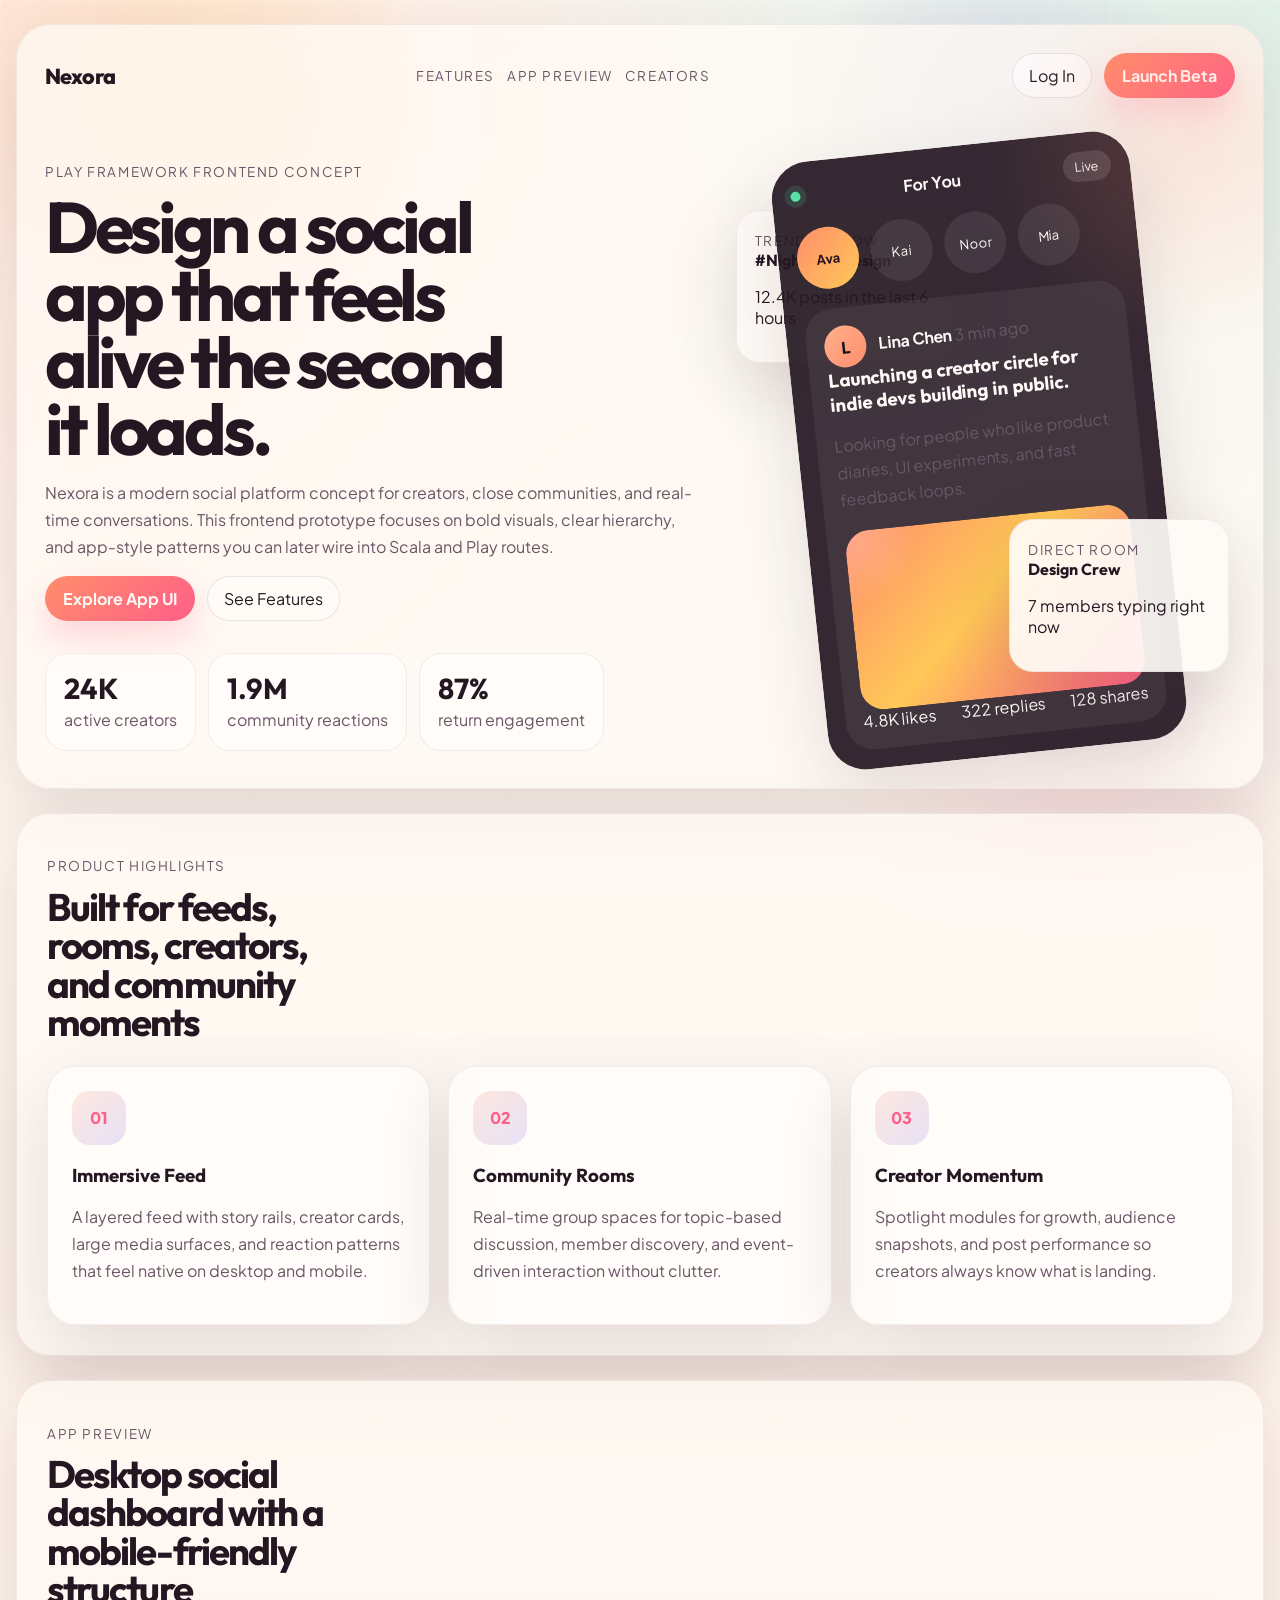
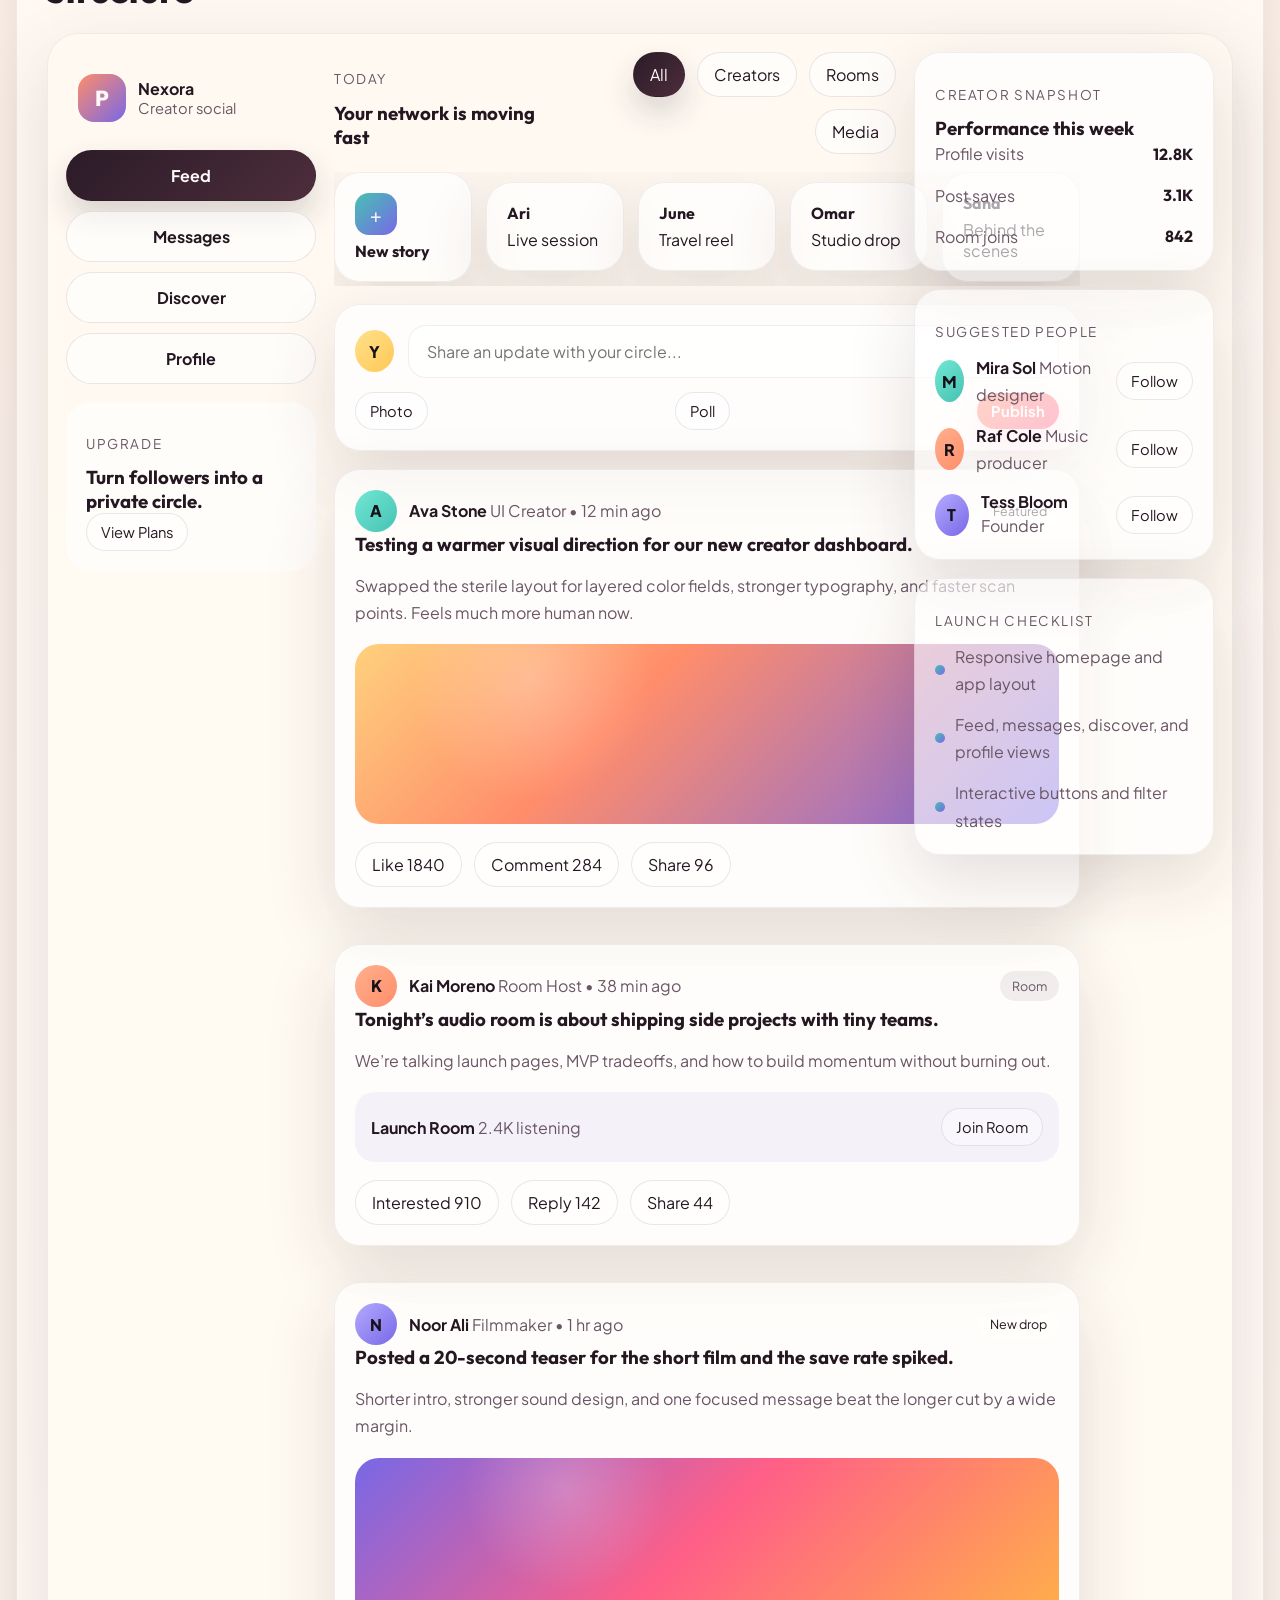
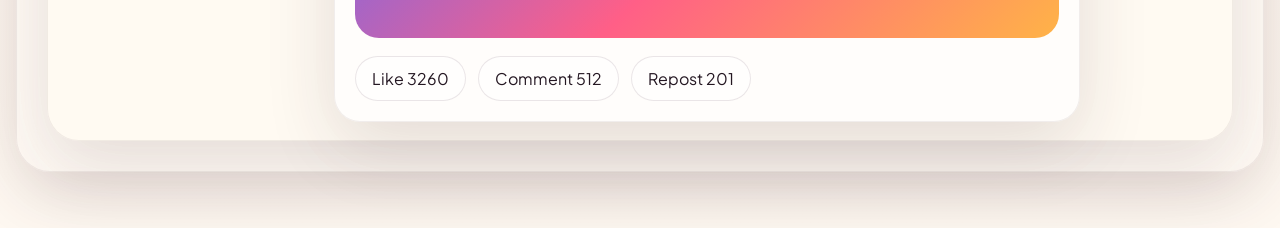
<file: Nexora-updated-frontend/index.html>
<!DOCTYPE html>
<html lang="en">
  <head>
    <meta charset="UTF-8" />
    <meta name="viewport" content="width=device-width, initial-scale=1.0" />
    <title>Nexora | Social Media App UI</title>
    <link rel="preconnect" href="https://fonts.googleapis.com" />
    <link rel="preconnect" href="https://fonts.gstatic.com" crossorigin />
    <link
      href="https://fonts.googleapis.com/css2?family=Outfit:wght@400;500;600;700;800&family=Plus+Jakarta+Sans:wght@400;500;600;700&display=swap"
      rel="stylesheet"
    />
    <link rel="stylesheet" href="./styles.css" />
  </head>
  <body>
    <div class="site-bg"></div>

    <div class="page-shell">
      <header class="hero">
        <nav class="topbar">
          <a class="brand" href="#app">Nexora</a>

          <div class="topbar-links">
            <a href="#features">Features</a>
            <a href="#app">App Preview</a>
            <a href="#creator">Creators</a>
          </div>

          <div class="topbar-actions">
            <button class="ghost-button" type="button">Log In</button>
            <button class="primary-button" type="button">Launch Beta</button>
          </div>
        </nav>

        <section class="hero-grid">
          <div class="hero-copy">
            <p class="eyebrow">Play Framework Frontend Concept</p>
            <h1>Design a social app that feels alive the second it loads.</h1>
            <p class="hero-text">
              Nexora is a modern social platform concept for creators, close
              communities, and real-time conversations. This frontend prototype
              focuses on bold visuals, clear hierarchy, and app-style patterns
              you can later wire into Scala and Play routes.
            </p>

            <div class="hero-actions">
              <a class="primary-button" href="#app">Explore App UI</a>
              <a class="secondary-button" href="#features">See Features</a>
            </div>

            <div class="hero-metrics">
              <article>
                <strong>24K</strong>
                <span>active creators</span>
              </article>
              <article>
                <strong>1.9M</strong>
                <span>community reactions</span>
              </article>
              <article>
                <strong>87%</strong>
                <span>return engagement</span>
              </article>
            </div>
          </div>

          <div class="hero-preview">
            <div class="floating-card trend-card">
              <span class="tiny-label">Trending now</span>
              <strong>#NightShiftDesign</strong>
              <p>12.4K posts in the last 6 hours</p>
            </div>

            <div class="phone-frame">
              <div class="phone-top">
                <span class="status-dot online"></span>
                <strong>For You</strong>
                <span class="tiny-pill">Live</span>
              </div>

              <div class="story-row">
                <div class="story active">Ava</div>
                <div class="story">Kai</div>
                <div class="story">Noor</div>
                <div class="story">Mia</div>
              </div>

              <article class="phone-post">
                <div class="post-author">
                  <div class="avatar coral">L</div>
                  <div>
                    <strong>Lina Chen</strong>
                    <span>3 min ago</span>
                  </div>
                </div>

                <h3>Launching a creator circle for indie devs building in public.</h3>
                <p>
                  Looking for people who like product diaries, UI experiments,
                  and fast feedback loops.
                </p>

                <div class="post-art gradient-card sunrise"></div>

                <div class="post-stats">
                  <span>4.8K likes</span>
                  <span>322 replies</span>
                  <span>128 shares</span>
                </div>
              </article>
            </div>

            <div class="floating-card chat-card">
              <span class="tiny-label">Direct room</span>
              <strong>Design Crew</strong>
              <p>7 members typing right now</p>
            </div>
          </div>
        </section>
      </header>

      <main>
        <section class="feature-section" id="features">
          <div class="section-heading">
            <p class="eyebrow">Product Highlights</p>
            <h2>Built for feeds, rooms, creators, and community moments</h2>
          </div>

          <div class="feature-grid">
            <article class="feature-card">
              <span class="feature-icon">01</span>
              <h3>Immersive Feed</h3>
              <p>
                A layered feed with story rails, creator cards, large media
                surfaces, and reaction patterns that feel native on desktop and
                mobile.
              </p>
            </article>

            <article class="feature-card">
              <span class="feature-icon">02</span>
              <h3>Community Rooms</h3>
              <p>
                Real-time group spaces for topic-based discussion, member
                discovery, and event-driven interaction without clutter.
              </p>
            </article>

            <article class="feature-card">
              <span class="feature-icon">03</span>
              <h3>Creator Momentum</h3>
              <p>
                Spotlight modules for growth, audience snapshots, and post
                performance so creators always know what is landing.
              </p>
            </article>
          </div>
        </section>

        <section class="app-section" id="app">
          <div class="section-heading">
            <p class="eyebrow">App Preview</p>
            <h2>Desktop social dashboard with a mobile-friendly structure</h2>
          </div>

          <div class="app-shell">
            <aside class="sidebar">
              <div class="sidebar-brand">
                <div class="brand-mark">P</div>
                <div>
                  <strong>Nexora</strong>
                  <span>Creator social</span>
                </div>
              </div>

              <nav class="sidebar-nav">
                <button class="nav-item active" data-panel="feed" type="button">Feed</button>
                <button class="nav-item" data-panel="messages" type="button">Messages</button>
                <button class="nav-item" data-panel="discover" type="button">Discover</button>
                <button class="nav-item" data-panel="profile" type="button">Profile</button>
              </nav>

              <div class="sidebar-promo">
                <p class="tiny-label">Upgrade</p>
                <h3>Turn followers into a private circle.</h3>
                <button class="secondary-button small" type="button">View Plans</button>
              </div>
            </aside>

            <div class="app-main">
              <div class="app-toolbar">
                <div>
                  <p class="toolbar-label">Today</p>
                  <h3>Your network is moving fast</h3>
                </div>

                <div class="toolbar-actions">
                  <button class="filter-chip active" data-filter="all" type="button">All</button>
                  <button class="filter-chip" data-filter="creators" type="button">Creators</button>
                  <button class="filter-chip" data-filter="rooms" type="button">Rooms</button>
                  <button class="filter-chip" data-filter="media" type="button">Media</button>
                </div>
              </div>

              <div class="panel-stack">
                <section class="panel feed-panel active" data-panel-content="feed">
                  <div class="story-strip">
                    <div class="story-card new-story">
                      <span>+</span>
                      <strong>New story</strong>
                    </div>
                    <div class="story-card"><strong>Ari</strong><span>Live session</span></div>
                    <div class="story-card"><strong>June</strong><span>Travel reel</span></div>
                    <div class="story-card"><strong>Omar</strong><span>Studio drop</span></div>
                    <div class="story-card"><strong>Sana</strong><span>Behind the scenes</span></div>
                  </div>

                  <div class="composer-card">
                    <div class="composer-top">
                      <div class="avatar gold">Y</div>
                      <input
                        id="composerInput"
                        type="text"
                        placeholder="Share an update with your circle..."
                      />
                    </div>
                    <div class="composer-actions">
                      <button class="ghost-button small" type="button">Photo</button>
                      <button class="ghost-button small" type="button">Poll</button>
                      <button class="primary-button small" id="publishButton" type="button">
                        Publish
                      </button>
                    </div>
                  </div>

                  <div class="feed-list" id="feedList">
                    <article class="feed-card" data-category="creators media">
                      <div class="feed-top">
                        <div class="post-author">
                          <div class="avatar teal">A</div>
                          <div>
                            <strong>Ava Stone</strong>
                            <span>UI Creator • 12 min ago</span>
                          </div>
                        </div>
                        <span class="tiny-pill">Featured</span>
                      </div>

                      <h3>Testing a warmer visual direction for our new creator dashboard.</h3>
                      <p>
                        Swapped the sterile layout for layered color fields,
                        stronger typography, and faster scan points. Feels much
                        more human now.
                      </p>
                      <div class="post-art gradient-card aurora"></div>
                      <div class="feed-actions">
                        <button class="reaction-button" type="button" data-count="1840">Like</button>
                        <button class="reaction-button" type="button" data-count="284">Comment</button>
                        <button class="reaction-button" type="button" data-count="96">Share</button>
                      </div>
                    </article>

                    <article class="feed-card" data-category="rooms">
                      <div class="feed-top">
                        <div class="post-author">
                          <div class="avatar coral">K</div>
                          <div>
                            <strong>Kai Moreno</strong>
                            <span>Room Host • 38 min ago</span>
                          </div>
                        </div>
                        <span class="tiny-pill muted">Room</span>
                      </div>

                      <h3>Tonight’s audio room is about shipping side projects with tiny teams.</h3>
                      <p>
                        We’re talking launch pages, MVP tradeoffs, and how to
                        build momentum without burning out.
                      </p>
                      <div class="room-preview">
                        <div>
                          <strong>Launch Room</strong>
                          <span>2.4K listening</span>
                        </div>
                        <button class="secondary-button small" type="button">Join Room</button>
                      </div>
                      <div class="feed-actions">
                        <button class="reaction-button" type="button" data-count="910">Interested</button>
                        <button class="reaction-button" type="button" data-count="142">Reply</button>
                        <button class="reaction-button" type="button" data-count="44">Share</button>
                      </div>
                    </article>

                    <article class="feed-card" data-category="media creators">
                      <div class="feed-top">
                        <div class="post-author">
                          <div class="avatar violet">N</div>
                          <div>
                            <strong>Noor Ali</strong>
                            <span>Filmmaker • 1 hr ago</span>
                          </div>
                        </div>
                        <span class="tiny-pill">New drop</span>
                      </div>

                      <h3>Posted a 20-second teaser for the short film and the save rate spiked.</h3>
                      <p>
                        Shorter intro, stronger sound design, and one focused
                        message beat the longer cut by a wide margin.
                      </p>
                      <div class="post-art gradient-card dusk"></div>
                      <div class="feed-actions">
                        <button class="reaction-button" type="button" data-count="3260">Like</button>
                        <button class="reaction-button" type="button" data-count="512">Comment</button>
                        <button class="reaction-button" type="button" data-count="201">Repost</button>
                      </div>
                    </article>
                  </div>
                </section>

                <section class="panel utility-panel" data-panel-content="messages">
                  <div class="panel-heading">
                    <div>
                      <p class="toolbar-label">Messages</p>
                      <h3>Fast, room-aware conversations</h3>
                    </div>
                    <span class="tiny-pill">18 unread</span>
                  </div>

                  <div class="message-layout">
                    <div class="message-list">
                      <article class="message-item active">
                        <strong>Design Crew</strong>
                        <span>Prototype looks much stronger now.</span>
                      </article>
                      <article class="message-item">
                        <strong>Lina Chen</strong>
                        <span>Can you share the hero mockup?</span>
                      </article>
                      <article class="message-item">
                        <strong>Creator Ops</strong>
                        <span>Analytics summary is ready.</span>
                      </article>
                    </div>

                    <div class="message-thread">
                      <div class="bubble incoming">We should make the onboarding feel more personal.</div>
                      <div class="bubble outgoing">Agreed. I’m leaning toward creator-first setup cards.</div>
                      <div class="bubble incoming">That fits the brand much better.</div>
                    </div>
                  </div>
                </section>

                <section class="panel utility-panel" data-panel-content="discover">
                  <div class="panel-heading">
                    <div>
                      <p class="toolbar-label">Discover</p>
                      <h3>Find communities that match your momentum</h3>
                    </div>
                  </div>

                  <div class="discover-grid">
                    <article class="discover-card">
                      <strong>Indie Makers</strong>
                      <span>14.2K members</span>
                      <p>Daily build logs, product feedback, and launch nights.</p>
                    </article>
                    <article class="discover-card">
                      <strong>Film Frames</strong>
                      <span>8.9K members</span>
                      <p>Cinematography studies, editing tips, and critique swaps.</p>
                    </article>
                    <article class="discover-card">
                      <strong>Street Fashion Lab</strong>
                      <span>21K members</span>
                      <p>Photo drops, trend boards, and creator collabs.</p>
                    </article>
                  </div>
                </section>

                <section class="panel utility-panel" data-panel-content="profile">
                  <div class="panel-heading">
                    <div>
                      <p class="toolbar-label">Profile</p>
                      <h3>Creator-facing growth snapshot</h3>
                    </div>
                  </div>

                  <div class="profile-overview">
                    <div class="profile-card large">
                      <div class="post-author">
                        <div class="avatar gold">Y</div>
                        <div>
                          <strong>Yours Truly</strong>
                          <span>@yourhandle</span>
                        </div>
                      </div>
                      <p>
                        Building experimental interfaces, sharing progress, and
                        connecting with product-minded communities.
                      </p>
                    </div>
                    <div class="profile-card">
                      <strong>48.2K</strong>
                      <span>Total reach</span>
                    </div>
                    <div class="profile-card">
                      <strong>6.7%</strong>
                      <span>Engagement rate</span>
                    </div>
                    <div class="profile-card">
                      <strong>128</strong>
                      <span>New followers</span>
                    </div>
                  </div>
                </section>
              </div>
            </div>

            <aside class="right-rail" id="creator">
              <section class="rail-card">
                <p class="toolbar-label">Creator Snapshot</p>
                <h3>Performance this week</h3>
                <div class="stat-list">
                  <div class="stat-row">
                    <span>Profile visits</span>
                    <strong>12.8K</strong>
                  </div>
                  <div class="stat-row">
                    <span>Post saves</span>
                    <strong>3.1K</strong>
                  </div>
                  <div class="stat-row">
                    <span>Room joins</span>
                    <strong>842</strong>
                  </div>
                </div>
              </section>

              <section class="rail-card">
                <p class="toolbar-label">Suggested People</p>
                <div class="suggested-list">
                  <article>
                    <div class="post-author">
                      <div class="avatar teal">M</div>
                      <div>
                        <strong>Mira Sol</strong>
                        <span>Motion designer</span>
                      </div>
                    </div>
                    <button class="ghost-button small" type="button">Follow</button>
                  </article>
                  <article>
                    <div class="post-author">
                      <div class="avatar coral">R</div>
                      <div>
                        <strong>Raf Cole</strong>
                        <span>Music producer</span>
                      </div>
                    </div>
                    <button class="ghost-button small" type="button">Follow</button>
                  </article>
                  <article>
                    <div class="post-author">
                      <div class="avatar violet">T</div>
                      <div>
                        <strong>Tess Bloom</strong>
                        <span>Founder</span>
                      </div>
                    </div>
                    <button class="ghost-button small" type="button">Follow</button>
                  </article>
                </div>
              </section>

              <section class="rail-card">
                <p class="toolbar-label">Launch Checklist</p>
                <ul class="check-list">
                  <li>Responsive homepage and app layout</li>
                  <li>Feed, messages, discover, and profile views</li>
                  <li>Interactive buttons and filter states</li>
                </ul>
              </section>
            </aside>
          </div>
        </section>
      </main>
    </div>

    <script src="./app.js"></script>
  </body>
</html>
</file>
<file: Nexora-updated-frontend/styles.css>
:root {
  --bg: #fff7ef;
  --bg-deep: #20141f;
  --surface: rgba(255, 250, 244, 0.9);
  --surface-strong: #fff9f1;
  --surface-dark: rgba(36, 23, 34, 0.92);
  --line: rgba(82, 52, 73, 0.12);
  --line-strong: rgba(255, 255, 255, 0.12);
  --text: #241722;
  --text-soft: #6a5666;
  --text-inverse: #fffaf7;
  --peach: #ff8d6b;
  --gold: #ffc857;
  --teal: #46c2b3;
  --violet: #7868e6;
  --rose: #ff5f87;
  --shadow: 0 24px 70px rgba(66, 33, 44, 0.14);
}

* {
  box-sizing: border-box;
}

html {
  scroll-behavior: smooth;
}

body {
  margin: 0;
  min-height: 100vh;
  color: var(--text);
  font-family: "Plus Jakarta Sans", sans-serif;
  background:
    radial-gradient(circle at top left, rgba(255, 141, 107, 0.18), transparent 22%),
    radial-gradient(circle at top right, rgba(70, 194, 179, 0.16), transparent 24%),
    linear-gradient(180deg, #fffaf4 0%, #fff4eb 42%, #fff9f2 100%);
}

body::before {
  content: "";
  position: fixed;
  inset: 0;
  pointer-events: none;
  background-image:
    linear-gradient(rgba(255, 255, 255, 0.55) 1px, transparent 1px),
    linear-gradient(90deg, rgba(255, 255, 255, 0.55) 1px, transparent 1px);
  background-size: 30px 30px;
  mask-image: linear-gradient(180deg, rgba(0, 0, 0, 0.32), transparent 72%);
}

.site-bg {
  position: fixed;
  inset: 0;
  pointer-events: none;
  background:
    radial-gradient(circle at 15% 10%, rgba(255, 200, 87, 0.2), transparent 18%),
    radial-gradient(circle at 78% 14%, rgba(120, 104, 230, 0.16), transparent 16%),
    radial-gradient(circle at 85% 80%, rgba(255, 95, 135, 0.12), transparent 20%);
}

a {
  color: inherit;
  text-decoration: none;
}

button,
input {
  font: inherit;
}

.page-shell {
  width: min(1320px, calc(100% - 32px));
  margin: 0 auto;
  padding: 24px 0 56px;
  position: relative;
  z-index: 1;
}

.hero,
.feature-section,
.app-section {
  position: relative;
  border: 1px solid rgba(82, 52, 73, 0.08);
  background: rgba(255, 250, 244, 0.72);
  backdrop-filter: blur(22px);
  border-radius: 34px;
  box-shadow: var(--shadow);
}

.hero {
  padding: 28px;
  overflow: hidden;
}

.hero::after {
  content: "";
  position: absolute;
  width: 420px;
  height: 420px;
  right: -140px;
  top: -90px;
  border-radius: 50%;
  background: radial-gradient(circle, rgba(255, 141, 107, 0.18), transparent 68%);
}

.topbar,
.topbar-links,
.topbar-actions,
.hero-actions,
.hero-metrics,
.feed-top,
.post-author,
.feed-actions,
.panel-heading,
.app-toolbar,
.toolbar-actions,
.message-layout,
.composer-top,
.composer-actions,
.story-strip,
.room-preview,
.stat-row,
.sidebar-brand,
.suggested-list article,
.check-list li {
  display: flex;
  align-items: center;
}

.topbar {
  justify-content: space-between;
  gap: 20px;
}

.brand {
  font-family: "Outfit", sans-serif;
  font-size: 1.35rem;
  font-weight: 800;
  letter-spacing: -0.04em;
}

.topbar-links,
.topbar-actions,
.hero-actions,
.hero-metrics,
.feed-actions,
.toolbar-actions,
.composer-actions {
  gap: 12px;
}

.topbar-links a,
.toolbar-label,
.tiny-label,
.eyebrow {
  color: var(--text-soft);
  font-size: 0.84rem;
  letter-spacing: 0.12em;
  text-transform: uppercase;
}

.ghost-button,
.primary-button,
.secondary-button,
.filter-chip,
.reaction-button,
.nav-item {
  border-radius: 999px;
  transition:
    transform 180ms ease,
    box-shadow 180ms ease,
    background 180ms ease,
    border-color 180ms ease,
    color 180ms ease;
}

.ghost-button,
.secondary-button,
.filter-chip,
.reaction-button,
.nav-item {
  border: 1px solid var(--line);
  background: rgba(255, 255, 255, 0.58);
  color: var(--text);
}

.primary-button,
.secondary-button,
.ghost-button,
.filter-chip,
.reaction-button,
.nav-item {
  cursor: pointer;
}

.ghost-button,
.secondary-button,
.filter-chip,
.reaction-button,
.nav-item {
  padding: 11px 16px;
}

.primary-button {
  padding: 12px 18px;
  border: none;
  color: var(--text-inverse);
  background: linear-gradient(135deg, var(--peach), var(--rose));
  box-shadow: 0 16px 32px rgba(255, 95, 135, 0.22);
  font-weight: 700;
}

.secondary-button {
  background: rgba(255, 255, 255, 0.45);
}

.small {
  padding: 9px 14px;
  font-size: 0.92rem;
}

.ghost-button:hover,
.primary-button:hover,
.secondary-button:hover,
.filter-chip:hover,
.reaction-button:hover,
.nav-item:hover {
  transform: translateY(-2px);
}

.hero-grid {
  display: grid;
  grid-template-columns: 1.12fr 0.88fr;
  gap: 28px;
  margin-top: 42px;
  align-items: center;
}

.hero-copy h1,
.section-heading h2,
.app-toolbar h3,
.feature-card h3,
.rail-card h3,
.utility-panel h3,
.feed-card h3,
.sidebar-promo h3,
.phone-post h3 {
  margin: 0;
  font-family: "Outfit", sans-serif;
}

.hero-copy h1 {
  max-width: 10.5ch;
  font-size: clamp(3rem, 5.6vw, 5.6rem);
  line-height: 0.94;
  letter-spacing: -0.06em;
}

.hero-text,
.feature-card p,
.feed-card p,
.discover-card p,
.profile-card p,
.phone-post p,
.sidebar-promo span,
.room-preview span,
.post-author span,
.message-item span,
.check-list,
.stat-row span,
.hero-metrics span {
  color: var(--text-soft);
  line-height: 1.7;
}

.hero-metrics {
  margin-top: 32px;
  flex-wrap: wrap;
}

.hero-metrics article {
  min-width: 140px;
  padding: 16px 18px;
  border-radius: 22px;
  border: 1px solid rgba(82, 52, 73, 0.08);
  background: rgba(255, 255, 255, 0.5);
}

.hero-metrics strong,
.profile-card strong,
.stat-row strong {
  display: block;
  font-family: "Outfit", sans-serif;
}

.hero-metrics strong {
  font-size: 1.8rem;
}

.hero-preview {
  position: relative;
  min-height: 620px;
  display: grid;
  place-items: center;
}

.phone-frame,
.floating-card,
.feature-card,
.app-shell,
.rail-card,
.composer-card,
.story-card,
.feed-card,
.utility-panel,
.discover-card,
.profile-card {
  border: 1px solid rgba(82, 52, 73, 0.08);
  box-shadow: var(--shadow);
}

.phone-frame {
  width: min(360px, 100%);
  padding: 18px;
  border-radius: 38px;
  background: var(--surface-dark);
  color: var(--text-inverse);
  transform: rotate(-6deg);
}

.phone-top,
.story-row,
.post-stats {
  display: flex;
  align-items: center;
}

.phone-top,
.post-stats {
  justify-content: space-between;
}

.story-row {
  gap: 12px;
  margin: 18px 0 20px;
}

.story {
  display: grid;
  place-items: center;
  width: 62px;
  height: 62px;
  border-radius: 50%;
  background: rgba(255, 255, 255, 0.08);
  font-size: 0.82rem;
}

.story.active {
  background: linear-gradient(135deg, var(--peach), var(--gold));
  color: #2a1420;
  font-weight: 700;
}

.phone-post {
  padding: 18px;
  border-radius: 28px;
  background: rgba(255, 255, 255, 0.06);
}

.post-author {
  gap: 12px;
}

.avatar {
  width: 42px;
  height: 42px;
  border-radius: 50%;
  display: grid;
  place-items: center;
  color: #171219;
  font-weight: 800;
}

.avatar.teal {
  background: linear-gradient(135deg, #72e7d4, #46c2b3);
}

.avatar.coral {
  background: linear-gradient(135deg, #ffb08d, #ff8d6b);
}

.avatar.violet {
  background: linear-gradient(135deg, #b4abff, #7868e6);
}

.avatar.gold {
  background: linear-gradient(135deg, #ffe08a, #ffc857);
}

.tiny-pill {
  padding: 7px 12px;
  border-radius: 999px;
  background: rgba(255, 255, 255, 0.12);
  font-size: 0.78rem;
}

.tiny-pill.muted {
  color: var(--text-soft);
  background: rgba(82, 52, 73, 0.08);
}

.status-dot {
  width: 10px;
  height: 10px;
  border-radius: 50%;
}

.status-dot.online {
  background: #57e1a4;
  box-shadow: 0 0 0 6px rgba(87, 225, 164, 0.15);
}

.floating-card {
  position: absolute;
  width: 220px;
  padding: 18px;
  border-radius: 24px;
  background: rgba(255, 252, 248, 0.92);
}

.trend-card {
  left: 12px;
  top: 70px;
}

.chat-card {
  right: 6px;
  bottom: 88px;
}

.floating-card strong,
.story-card strong,
.discover-card strong,
.message-item strong {
  display: block;
  font-family: "Outfit", sans-serif;
}

.gradient-card {
  min-height: 180px;
  border-radius: 24px;
  margin-top: 18px;
}

.sunrise {
  background:
    radial-gradient(circle at top left, rgba(255, 255, 255, 0.24), transparent 22%),
    linear-gradient(135deg, #ff8d6b, #ffc857 45%, #ff5f87);
}

.aurora {
  background:
    radial-gradient(circle at 25% 20%, rgba(255, 255, 255, 0.24), transparent 22%),
    linear-gradient(135deg, #ffd17d, #ff8d6b 38%, #7868e6);
}

.dusk {
  background:
    radial-gradient(circle at 30% 18%, rgba(255, 255, 255, 0.22), transparent 20%),
    linear-gradient(135deg, #7868e6, #ff5f87 48%, #ffb347);
}

.feature-section,
.app-section {
  margin-top: 24px;
  padding: 30px;
}

.section-heading {
  margin-bottom: 24px;
}

.section-heading h2 {
  max-width: 12ch;
  font-size: clamp(2rem, 3vw, 3.2rem);
  line-height: 1;
  letter-spacing: -0.05em;
}

.feature-grid,
.discover-grid,
.profile-overview {
  display: grid;
  gap: 18px;
}

.feature-grid {
  grid-template-columns: repeat(3, minmax(0, 1fr));
}

.feature-card {
  padding: 24px;
  border-radius: 28px;
  background: rgba(255, 255, 255, 0.56);
}

.feature-icon {
  display: inline-flex;
  width: 54px;
  height: 54px;
  align-items: center;
  justify-content: center;
  border-radius: 18px;
  margin-bottom: 18px;
  background: linear-gradient(135deg, rgba(255, 141, 107, 0.18), rgba(120, 104, 230, 0.18));
  color: var(--rose);
  font-weight: 800;
}

.app-shell {
  display: grid;
  grid-template-columns: 250px minmax(0, 1fr) 300px;
  gap: 18px;
  padding: 18px;
  border-radius: 32px;
  background: rgba(255, 249, 241, 0.68);
}

.sidebar,
.right-rail,
.panel-stack {
  display: grid;
  gap: 18px;
  align-content: start;
}

.sidebar {
  padding: 12px 0;
}

.sidebar-brand {
  gap: 12px;
  padding: 10px 12px;
}

.brand-mark {
  width: 48px;
  height: 48px;
  border-radius: 16px;
  display: grid;
  place-items: center;
  font-family: "Outfit", sans-serif;
  font-size: 1.35rem;
  font-weight: 800;
  color: var(--text-inverse);
  background: linear-gradient(135deg, var(--peach), var(--violet));
}

.sidebar-brand span {
  display: block;
  color: var(--text-soft);
  font-size: 0.92rem;
}

.sidebar-nav {
  display: grid;
  gap: 10px;
}

.nav-item {
  justify-content: flex-start;
  padding: 14px 16px;
  font-weight: 700;
}

.nav-item.active,
.filter-chip.active {
  color: var(--text-inverse);
  border-color: transparent;
  background: linear-gradient(135deg, #2b1b28, #4d2d3b);
  box-shadow: 0 16px 32px rgba(43, 27, 40, 0.18);
}

.sidebar-promo,
.rail-card,
.composer-card,
.story-card,
.feed-card,
.utility-panel,
.discover-card,
.profile-card {
  padding: 20px;
  border-radius: 26px;
  background: rgba(255, 255, 255, 0.62);
}

.app-toolbar {
  justify-content: space-between;
  gap: 16px;
  margin-bottom: 18px;
}

.toolbar-actions {
  flex-wrap: wrap;
  justify-content: flex-end;
}

.story-strip {
  gap: 14px;
  overflow-x: auto;
  padding-bottom: 4px;
}

.story-card {
  min-width: 138px;
  display: grid;
  gap: 6px;
}

.new-story {
  place-items: start;
}

.new-story span {
  width: 42px;
  height: 42px;
  display: grid;
  place-items: center;
  border-radius: 14px;
  font-size: 1.2rem;
  color: var(--text-inverse);
  background: linear-gradient(135deg, var(--teal), var(--violet));
}

.composer-card,
.feed-card,
.utility-panel {
  margin-top: 18px;
}

.composer-top {
  gap: 14px;
}

.composer-top input {
  width: 100%;
  padding: 15px 18px;
  border-radius: 18px;
  border: 1px solid rgba(82, 52, 73, 0.08);
  background: rgba(255, 255, 255, 0.7);
  color: var(--text);
}

.composer-actions {
  justify-content: space-between;
  margin-top: 14px;
  flex-wrap: wrap;
}

.feed-list {
  display: grid;
  gap: 18px;
}

.feed-card.hidden {
  display: none;
}

.feed-top,
.room-preview,
.stat-row,
.suggested-list article,
.panel-heading,
.app-toolbar {
  justify-content: space-between;
  gap: 12px;
}

.feed-actions {
  flex-wrap: wrap;
  margin-top: 18px;
}

.reaction-button.active {
  color: var(--text-inverse);
  border-color: transparent;
  background: linear-gradient(135deg, var(--peach), var(--rose));
}

.room-preview {
  margin-top: 18px;
  padding: 16px;
  border-radius: 20px;
  background: rgba(120, 104, 230, 0.08);
}

.utility-panel {
  display: none;
}

.utility-panel.active {
  display: block;
}

.message-layout {
  gap: 18px;
  align-items: stretch;
  margin-top: 18px;
}

.message-list,
.message-thread {
  flex: 1;
  display: grid;
  gap: 12px;
}

.message-item,
.bubble {
  padding: 16px;
  border-radius: 20px;
  background: rgba(255, 255, 255, 0.72);
  border: 1px solid rgba(82, 52, 73, 0.08);
}

.message-item.active {
  background: linear-gradient(135deg, rgba(255, 141, 107, 0.16), rgba(120, 104, 230, 0.12));
}

.bubble.outgoing {
  margin-left: 32px;
  background: linear-gradient(135deg, rgba(255, 141, 107, 0.18), rgba(255, 95, 135, 0.14));
}

.discover-grid {
  grid-template-columns: repeat(3, minmax(0, 1fr));
  margin-top: 18px;
}

.profile-overview {
  grid-template-columns: 1.2fr repeat(3, minmax(0, 1fr));
  margin-top: 18px;
}

.profile-card.large {
  background: linear-gradient(135deg, rgba(255, 200, 87, 0.2), rgba(255, 141, 107, 0.12));
}

.stat-list,
.suggested-list,
.check-list {
  display: grid;
  gap: 14px;
}

.suggested-list article {
  justify-content: space-between;
}

.check-list {
  margin: 0;
  padding: 0;
  list-style: none;
}

.check-list li {
  gap: 10px;
}

.check-list li::before {
  content: "";
  width: 10px;
  height: 10px;
  border-radius: 50%;
  background: linear-gradient(135deg, var(--teal), var(--violet));
  flex: none;
}

@media (max-width: 1120px) {
  .hero-grid,
  .app-shell,
  .feature-grid,
  .discover-grid,
  .profile-overview {
    grid-template-columns: 1fr;
  }

  .right-rail {
    grid-template-columns: repeat(3, minmax(0, 1fr));
  }

  .hero-preview {
    min-height: 520px;
  }
}

@media (max-width: 820px) {
  .page-shell {
    width: min(100% - 20px, 100%);
    padding-top: 12px;
  }

  .hero,
  .feature-section,
  .app-section {
    padding: 20px;
    border-radius: 26px;
  }

  .topbar,
  .app-toolbar,
  .message-layout {
    flex-direction: column;
    align-items: flex-start;
  }

  .topbar-links,
  .topbar-actions,
  .toolbar-actions,
  .hero-actions,
  .hero-metrics,
  .composer-actions {
    flex-wrap: wrap;
  }

  .phone-frame {
    transform: none;
  }

  .floating-card {
    position: static;
    width: 100%;
  }

  .hero-preview {
    gap: 16px;
    min-height: auto;
  }

  .sidebar,
  .right-rail {
    grid-template-columns: 1fr;
  }

  .sidebar-nav {
    grid-template-columns: repeat(2, minmax(0, 1fr));
  }

  .right-rail {
    display: grid;
    gap: 18px;
  }
}

@media (max-width: 560px) {
  .topbar-links {
    display: none;
  }

  .sidebar-nav {
    grid-template-columns: 1fr;
  }

  .story-card {
    min-width: 120px;
  }

  .suggested-list article,
  .room-preview,
  .feed-top {
    flex-direction: column;
    align-items: flex-start;
  }

  .reaction-button,
  .filter-chip,
  .nav-item,
  .ghost-button,
  .secondary-button,
  .primary-button {
    width: 100%;
    justify-content: center;
  }

  .post-stats {
    gap: 10px;
    flex-wrap: wrap;
  }
}
</file>
